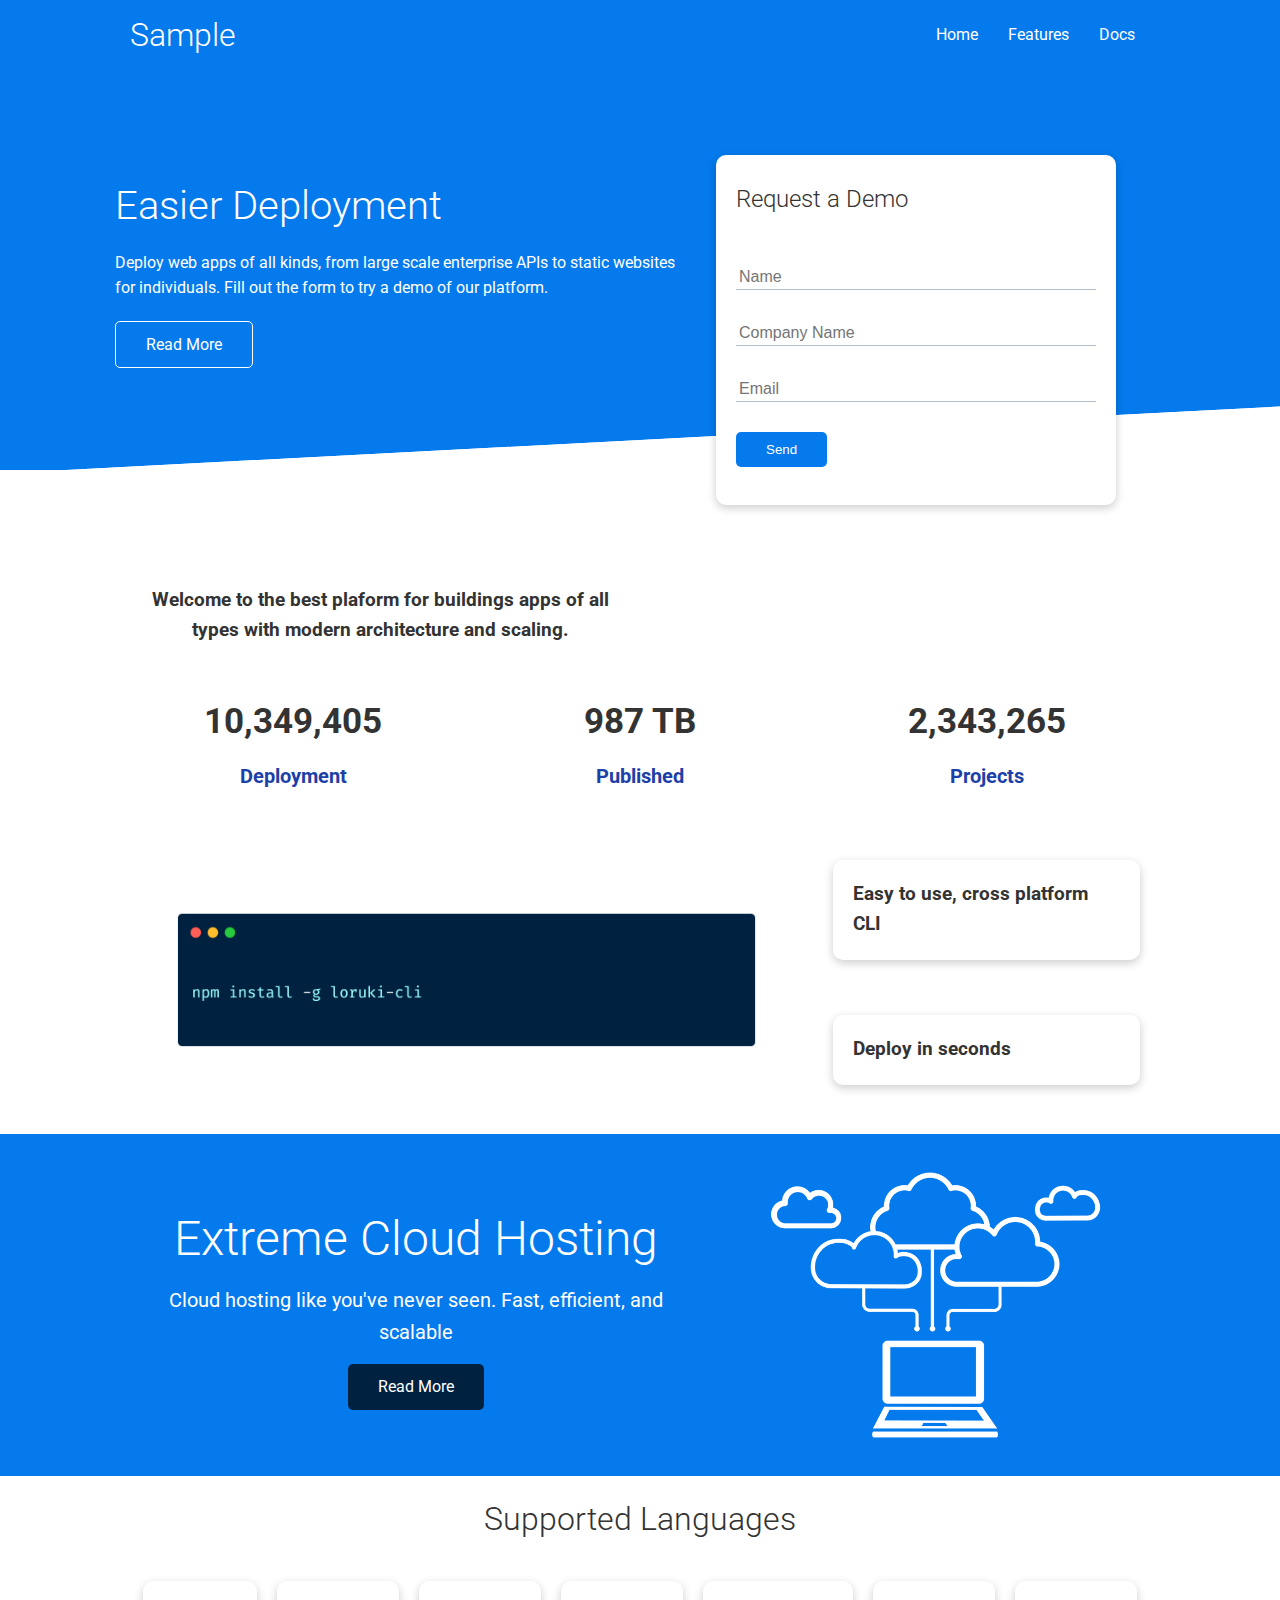
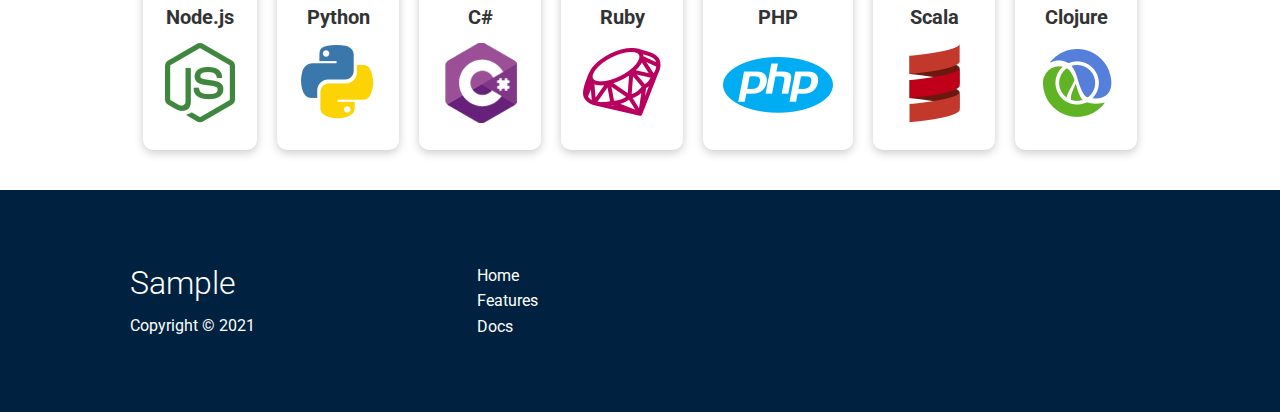
<file: index.html>
<!DOCTYPE html>
<html lang="en">
    <head>
        <meta charset="UTF-8">
        <meta name="viewport" content="width=device-width, initial-scale=1.0">
        <link rel="stylesheet" href="https://cdnjs.cloudflare.com/ajax/libs/font-awesome/5.15.2/css/all.min.css" integrity="sha512-HK5fgLBL+xu6dm/Ii3z4xhlSUyZgTT9tuc/hSrtw6uzJOvgRr2a9jyxxT1ely+B+xFAmJKVSTbpM/CuL7qxO8w==" crossorigin="anonymous" />
        <link rel="stylesheet" href="css/styles.css">
        <link rel="stylesheet" href="css/utilities.css">
        <title>Website Sample</title>
    </head>
    <body>
        <!--Navbar-->
        <div class="navbar">
        <div class="container flex">
            <h1 class="logo">Sample</h1>
            <nav>
                <ul>
                    <li><a href="index.html">Home</a></li>
                    <li><a href="features.html">Features</a></li>
                    <li><a href="docs.html">Docs</a></li>
                </ul>
            </nav>
        </div>
        </div>

        <!--Showcase-->
        <section class="showcase">
            <div class="container grid">
                <div class="showcase-text">
                    <h1>Easier Deployment</h1>
                    <p>Deploy web apps of all kinds, from large scale enterprise APIs to static websites for individuals.  Fill out the form to try a demo of our platform.</p>
                <a href="features.html" class="btn btn-outline">Read More</a>
                </div>
                <div class="showcase-form card">
                    <h2>Request a Demo</h2>
                    <form name="contact" method="POST" netlify-honeypot="bot-field" data-netlify="true">
                        <input type="hidden" name="form-name" value="contact">
                        <p class="hidden">
                            <label>Don’t fill this out if you’re human: <input name="bot-field" /></label>
                          </p>
                        <div class="form-control">
                            <input type="text" name="name" placeholder="Name" required>
                        </div>
                        <div class="form-control">
                            <input type="text" name="company" placeholder="Company Name" required>
                        </div>
                        <div class="form-control">
                            <input type="email" name="email" placeholder="Email" required>
                        </div>
                        <input type="submit" value="Send" class="btn btn-primary">
                    </form>
                </div>
            </div>
        </section>

        <!--Stats-->
        <section class="stats">
            <div class="container">
                <h3 class="stats-heading text-center my-1">
                    Welcome to the best plaform for buildings apps of all types with modern architecture and scaling.
                </h3>
                <div class="grid grid-3 text-center my-4">
                    <div>
                        <i class="fas fa-server fa-3x"></i>
                        <h3>10,349,405</h3>
                        <p class="text-secondary">Deployment</p>
                    </div>
                    <div>
                        <i class="fas fa-upload fa-3x"></i>
                        <h3>987 TB</h3>
                        <p class="text-secondary">Published</p>
                    </div>
                    <div>
                        <i class="fas fa-project-diagram fa-3x"></i>
                        <h3>2,343,265</h3>
                        <p class="text-secondary">Projects</p>
                    </div>
                </div>
            </div>
        </section>

        <!--Cli-->
        <section class="cli">
            <div class="container grid">
                <img src="images/cli.png" alt="">
                <div class="card">
                    <h3>Easy to use, cross platform CLI</h3>
                </div>
                <div class="card">
                    <h3>Deploy in seconds</h3>
                </div>
            </div>
        </section>

        <!--Cloud-->
        <section class="cloud bg-primary my-2 py-2">
            <div class="container grid">
                <div class="text-center">
                    <h2 class="lg">Extreme Cloud Hosting</h2>
                    <p class="lead my-1">Cloud hosting like you've never seen.  Fast, efficient, and scalable</p>
                    <a href="features.html" class="btn btn-dark">Read More</a>
                </div>
                <img src="images/cloud.png" alt="">
            </div>
        </section>

        <!--Languages-->
        <section class="languages">
            <h2 class="md text-center my-2">
                Supported Languages
            </h2>
            <div class="container flex">
                <div class="card">
                    <h4>Node.js</h4>
                    <img src="images/logos/node.png" alt="">
                </div>
                <div class="card">
                    <h4>Python</h4>
                    <img src="images/logos/python.png" alt="">
                </div>    
                <div class="card">
                    <h4>C#</h4>
                    <img src="images/logos/csharp.png" alt="">
                </div>    
                <div class="card">
                    <h4>Ruby</h4>
                    <img src="images/logos/ruby.png" alt="">
                </div>    
                <div class="card">
                    <h4>PHP</h4>
                    <img src="images/logos/php.png" alt="">
                </div>    
                <div class="card">
                    <h4>Scala</h4>
                    <img src="images/logos/scala.png" alt="">
                </div>
                <div class="card">
                    <h4>Clojure</h4>
                    <img src="images/logos/clojure.png" alt="">
                </div>                                                                                                         
            </div>
        </section>

        <!--Footer-->
        <footer class="footer bg-dark py-5">
            <div class="container grid grid-3">
                <div>
                    <h1>Sample</h1>
                    <p>Copyright &copy; 2021</p>
                </div>
                <nav>
                    <ul>
                        <li><a href="index.html">Home</a></li>
                        <li><a href="features.html">Features</a></li>
                        <li><a href="docs.html">Docs</a></li>
                    </ul>
                </nav>
                <div class="social">
                    <a href="#"><i class="fab fa-github fa-2x"></i></a>
                    <a href="#"><i class="fab fa-facebook fa-2x"></i></a>
                    <a href="#"><i class="fab fa-instagram fa-2x"></i></a>
                    <a href="#"><i class="fab fa-twitter fa-2x"></i></a>
                </div>
            </div>
        </footer>
    </body>
</html>
</file>
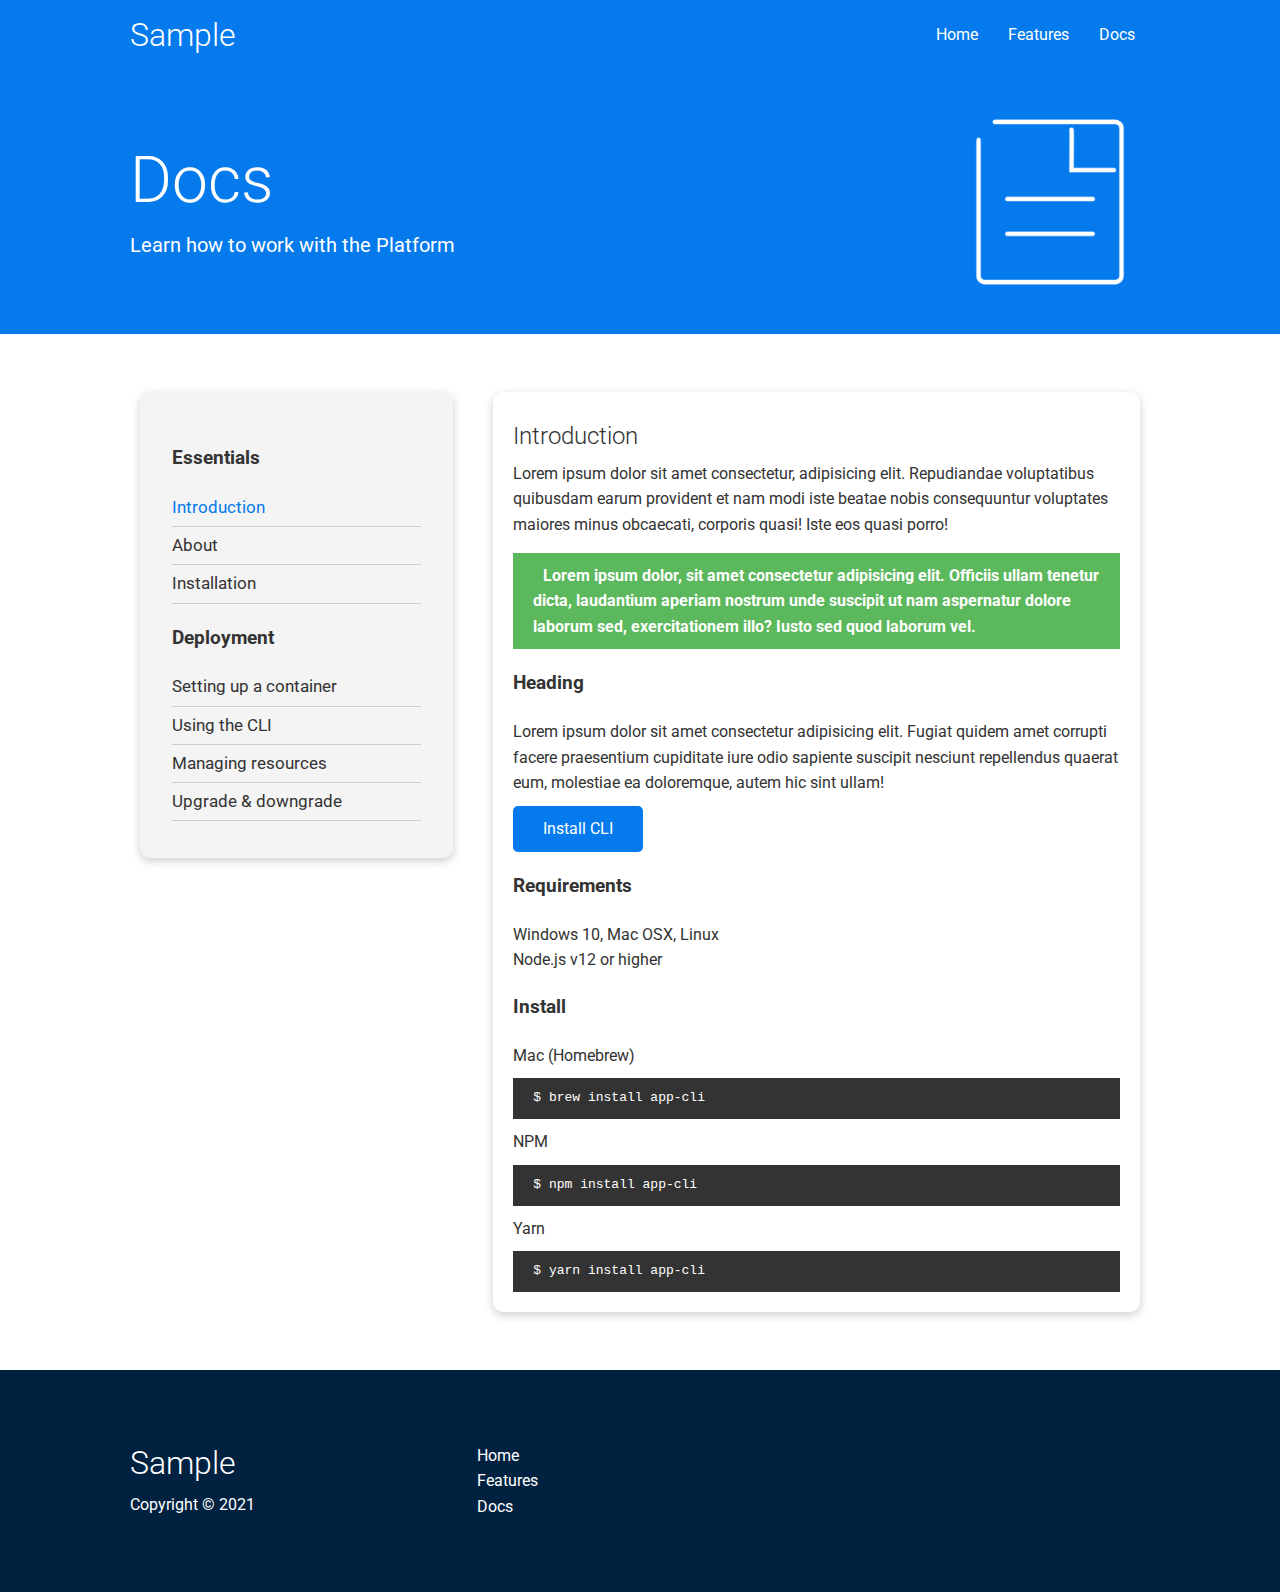
<file: docs.html>
<!DOCTYPE html>
<html lang="en">
    <head>
        <meta charset="UTF-8">
        <meta name="viewport" content="width=device-width, initial-scale=1.0">
        <link rel="stylesheet" href="https://cdnjs.cloudflare.com/ajax/libs/font-awesome/5.15.2/css/all.min.css" integrity="sha512-HK5fgLBL+xu6dm/Ii3z4xhlSUyZgTT9tuc/hSrtw6uzJOvgRr2a9jyxxT1ely+B+xFAmJKVSTbpM/CuL7qxO8w==" crossorigin="anonymous" />
        <link rel="stylesheet" href="css/styles.css">
        <link rel="stylesheet" href="css/utilities.css">
        <title>Website Sample</title>
    </head>
    <body>
        <!--Navbar-->
        <div class="navbar">
        <div class="container flex">
            <h1 class="logo">Sample</h1>
            <nav>
                <ul>
                    <li><a href="index.html">Home</a></li>
                    <li><a href="features.html">Features</a></li>
                    <li><a href="docs.html">Docs</a></li>
                </ul>
            </nav>
        </div>
        </div>

        <!--Head-->
        <section class="docs-head bg-primary py-3">
            <div class="container grid">
                <div>
                    <h1 class="xl">Docs</h1>
                    <p class="lead">
                    Learn how to work with the Platform
                    </p>
                </div>
                <img src="images/docs.png" alt="">
            </div>
        </section>

        <!--Docs-->

        <section class="docs-main my-4">
            <div class="container grid">
                <div class="card bg-light p-3">
                    <h3 class="my-2">Essentials</h3>
                    <nav>
                        <ul>
                            <li><a class="text-primary" href="#">Introduction</a></li>
                            <li><a href="#">About</a></li>
                            <li><a href="#">Installation</a></li>
                        </ul>
                    </nav>
                    <h3 class="my-2">Deployment</h3>
                    <nav>
                        <ul>
                            <li><a href="#">Setting up a container</a></li>
                            <li><a href="#">Using the CLI</a></li>
                            <li><a href="#">Managing resources</a></li>
                            <li><a href="#">Upgrade & downgrade</a></li>
                        </ul>
                    </nav>
                </div>
                <div class="card">
                    
                    <h2>Introduction</h2>
                    <p>Lorem ipsum dolor sit amet consectetur, adipisicing elit. Repudiandae voluptatibus quibusdam earum provident et nam modi iste beatae nobis consequuntur voluptates maiores minus obcaecati, corporis quasi! Iste eos quasi porro!                        
                    </p>
                    <div class="alert alert-success">
                        <i class="fas fa-info"></i>Lorem ipsum dolor, sit amet consectetur adipisicing elit. Officiis ullam tenetur dicta, laudantium aperiam nostrum unde suscipit ut nam aspernatur dolore laborum sed, exercitationem illo? Iusto sed quod laborum vel.
                    </div>
                    
                    <h3>Heading</h3>
                    <p>Lorem ipsum dolor sit amet consectetur adipisicing elit. Fugiat quidem amet corrupti facere praesentium cupiditate iure odio sapiente suscipit nesciunt repellendus quaerat eum, molestiae ea doloremque, autem hic sint ullam!</p>
                    <a href="#" class="btn btn=primary">Install CLI</a>
                
                    <h3>Requirements</h3>
                    <ul>
                        <li>Windows 10, Mac OSX, Linux</li>
                        <li>Node.js v12 or higher</li>
                    </ul>

                    <h3>Install</h3>
                    <p>Mac (Homebrew)</p>
                    <pre><code>$ brew install app-cli</code></pre>
                    <p>NPM</p>
                    <pre><code>$ npm install app-cli</code></pre>
                    <p>Yarn</p>
                    <pre><code>$ yarn install app-cli</code></pre>
                </div>
            </div>
        </section>

        <!--Footer-->
        <footer class="footer bg-dark py-5">
            <div class="container grid grid-3">
                <div>
                    <h1>Sample</h1>
                    <p>Copyright &copy; 2021</p>
                </div>
                <nav>
                    <ul>
                        <li><a href="index.html">Home</a></li>
                        <li><a href="features.html">Features</a></li>
                        <li><a href="docs.html">Docs</a></li>
                    </ul>
                </nav>
                <div class="social">
                    <a href="#"><i class="fab fa-github fa-2x"></i></a>
                    <a href="#"><i class="fab fa-facebook fa-2x"></i></a>
                    <a href="#"><i class="fab fa-instagram fa-2x"></i></a>
                    <a href="#"><i class="fab fa-twitter fa-2x"></i></a>
                </div>
            </div>
        </footer>
    </body>
</html>
</file>
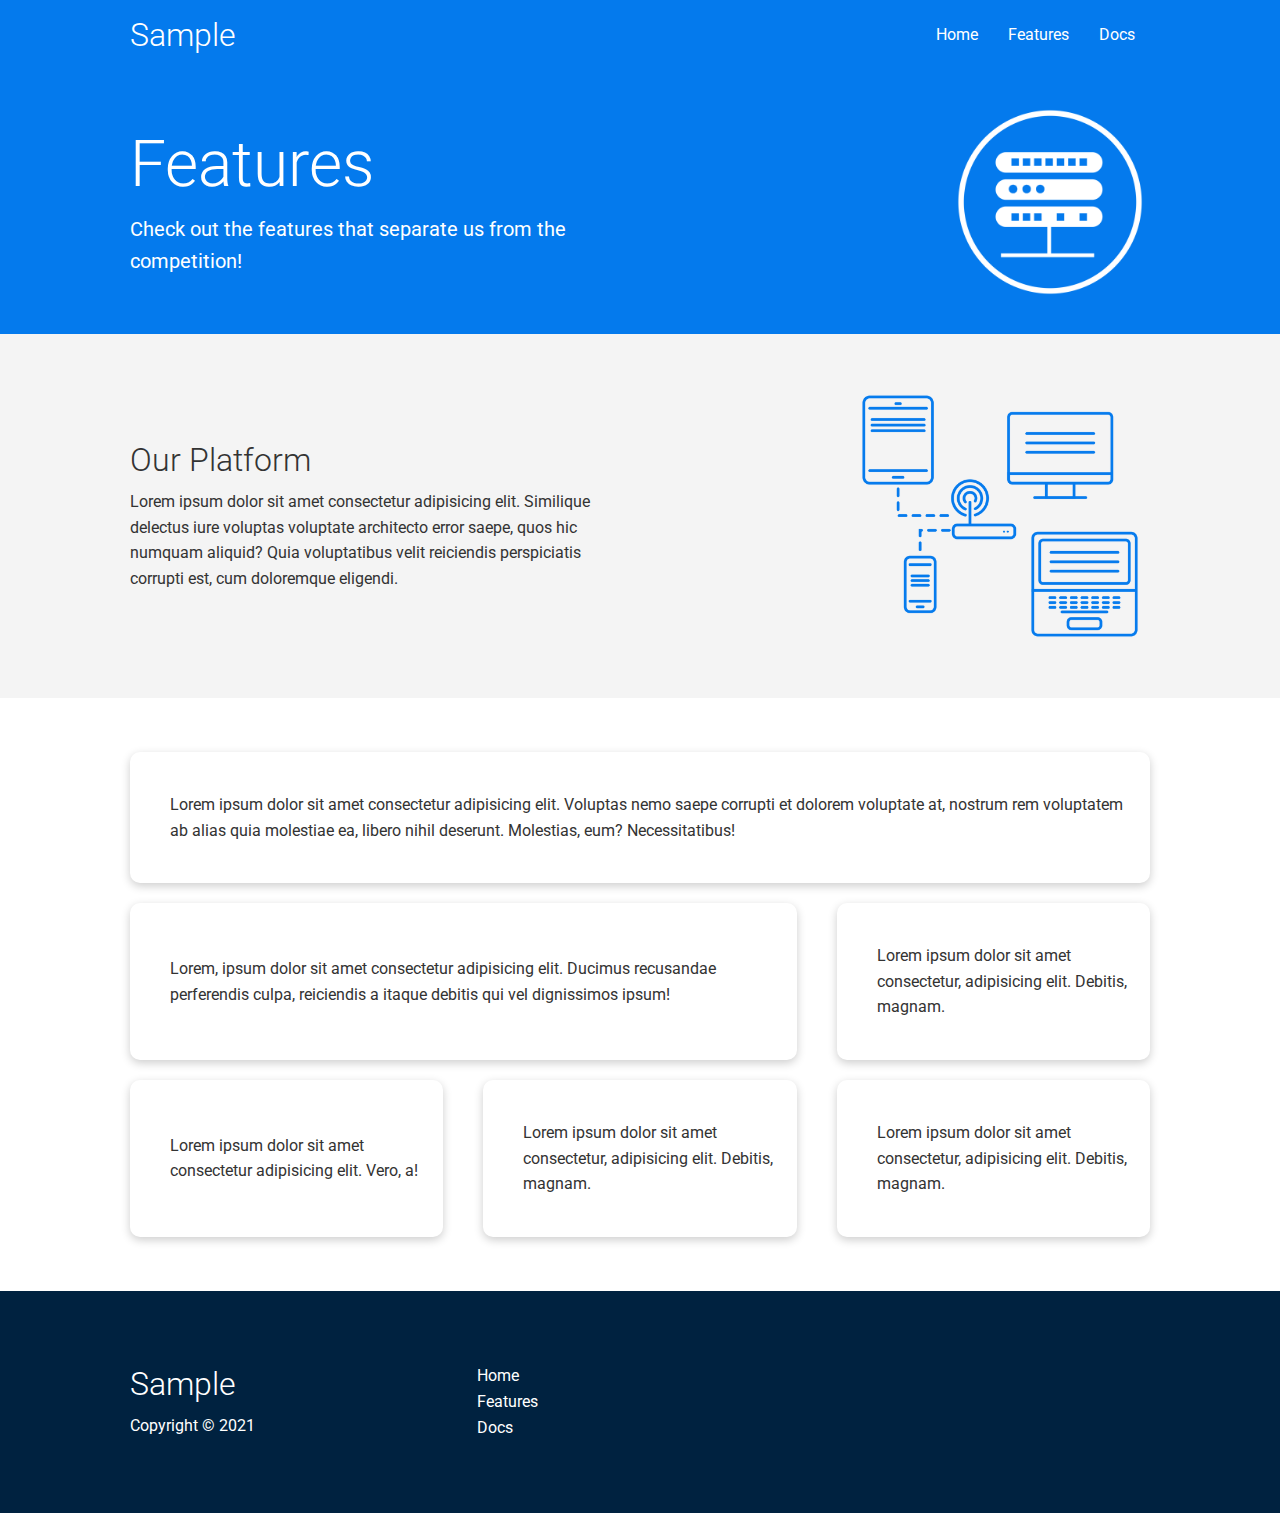
<file: features.html>
<!DOCTYPE html>
<html lang="en">
    <head>
        <meta charset="UTF-8">
        <meta name="viewport" content="width=device-width, initial-scale=1.0">
        <link rel="stylesheet" href="https://cdnjs.cloudflare.com/ajax/libs/font-awesome/5.15.2/css/all.min.css" integrity="sha512-HK5fgLBL+xu6dm/Ii3z4xhlSUyZgTT9tuc/hSrtw6uzJOvgRr2a9jyxxT1ely+B+xFAmJKVSTbpM/CuL7qxO8w==" crossorigin="anonymous" />
        <link rel="stylesheet" href="css/styles.css">
        <link rel="stylesheet" href="css/utilities.css">
        <title>Website Sample</title>
    </head>
    <body>
        <!--Navbar-->
        <div class="navbar">
        <div class="container flex">
            <h1 class="logo">Sample</h1>
            <nav>
                <ul>
                    <li><a href="index.html">Home</a></li>
                    <li><a href="features.html">Features</a></li>
                    <li><a href="docs.html">Docs</a></li>
                </ul>
            </nav>
        </div>
        </div>

        <!--Head-->
        <section class="features-head bg-primary py-3">
            <div class="container grid">
                <div>
                    <h1 class="xl">Features</h1>
                    <p class="lead">
                        Check out the features that separate us from the competition!
                    </p>
                </div>
                <img src="images/server.png" alt="">
            </div>
        </section>

        <!--Sub Head-->
        <section class="features-sub-head bg-light py-3">
            <div class="container grid">
                <div>
                    <h1 class="md">Our Platform</h1>
                    <p>
                        Lorem ipsum dolor sit amet consectetur adipisicing elit. Similique delectus iure voluptas voluptate architecto error saepe, quos hic numquam aliquid? Quia voluptatibus velit reiciendis perspiciatis corrupti est, cum doloremque eligendi.
                    </p>
                </div>
                <img src="images/server2.png" alt="">
            </div>
        </section>

        <section class="features-main my-2">
            <div class="container grid grid-3">
                <div class="card flex">
                    <i class="fas fa-server fa-3x"></i>
                    <p>Lorem ipsum dolor sit amet consectetur adipisicing elit. Voluptas nemo saepe corrupti et dolorem voluptate at, nostrum rem voluptatem ab alias quia molestiae ea, libero nihil deserunt. Molestias, eum? Necessitatibus!</p>
                </div>
                <div class="card flex">
                    <i class="fas fa-network-wired fa-3x"></i>
                    <p>
                        Lorem, ipsum dolor sit amet consectetur adipisicing elit. Ducimus
                        recusandae perferendis culpa, reiciendis a itaque debitis qui vel
                        dignissimos ipsum!
                    </p>
                </div>
                <div class="card flex">
                    <i class="fas fa-laptop-code fa-3x"></i>
                    <p>
                        Lorem ipsum dolor sit amet consectetur, adipisicing elit. Debitis,
                        magnam.
                    </p>
                </div>
                <div class="card flex">
                    <i class="fas fa-database fa-3x"></i>
                    <p>
                        Lorem ipsum dolor sit amet consectetur adipisicing elit. Vero, a!
                    </p>
                </div>
                <div class="card flex">
                    <i class="fas fa-power-off fa-3x"></i>
                    <p>
                        Lorem ipsum dolor sit amet consectetur, adipisicing elit. Debitis,
                        magnam.
                    </p>
                </div>
                <div class="card flex">
                    <i class="fas fa-upload fa-3x"></i>
                    <p>
                        Lorem ipsum dolor sit amet consectetur, adipisicing elit. Debitis,
                        magnam.
                    </p>
                </div>
            </div>
        </section>

        <!--Footer-->
        <footer class="footer bg-dark py-5">
            <div class="container grid grid-3">
                <div>
                    <h1>Sample</h1>
                    <p>Copyright &copy; 2021</p>
                </div>
                <nav>
                    <ul>
                        <li><a href="index.html">Home</a></li>
                        <li><a href="features.html">Features</a></li>
                        <li><a href="docs.html">Docs</a></li>
                    </ul>
                </nav>
                <div class="social">
                    <a href="#"><i class="fab fa-github fa-2x"></i></a>
                    <a href="#"><i class="fab fa-facebook fa-2x"></i></a>
                    <a href="#"><i class="fab fa-instagram fa-2x"></i></a>
                    <a href="#"><i class="fab fa-twitter fa-2x"></i></a>
                </div>
            </div>
        </footer>
    </body>
</html>
</file>
<file: css/styles.css>
@import url("https://fonts.googleapis.com/css2?family=Roboto:wght@300&display=swap");

:root {
  --primary-color: #047aed;
  --secondary-color: #1c3fa8;
  --dark-color: #002240;
  --light-color: #f4f4f4;
  --success-color: #5cb85c;
  --error-color: #d9534f;
}

* {
  box-sizing: border-box;
  padding: 0;
  margin: 0;
}

body {
  font-family: "Roboto", sans-serif;
  color: #333;
  line-height: 1.6;
}

ul {
  list-style-type: none;
}

a {
  text-decoration: none;
  color: #333;
}

h1,
h2 {
  font-weight: 300;
  line-height: 1.2;
  margin: 10px 0;
}

p {
  margin: 10px 0;
}

img {
  width: 100%;
}

code,
pre {
  background: #333;
  color: #fff;
  padding: 10px;
}

.hidden {
  visibility: hidden;
  height: 0;
}

/*Navbar*/
.navbar {
  background-color: var(--primary-color);
  color: #fff;
  height: 70px;
}

.navbar ul {
  display: flex;
}

.navbar a {
  color: #fff;
  padding: 10px;
  margin: 0 5px;
}

.navbar a:hover {
  border-bottom: 2px #fff solid;
}

.navbar .flex {
  justify-content: space-between;
}

/*Showcase*/
.showcase {
  height: 400px;
  background-color: var(--primary-color);
  color: #fff;
  position: relative;
}

.showcase h1 {
  font-size: 40px;
}

.showcase p {
  margin: 20px 0;
}

.showcase .grid {
  overflow: visible;
  grid-template-columns: 55% 45%;
  gap: 30px;
}

.showcase-text {
  animation: slideInFromLeft 1s ease-in;
}

.showcase-form {
  position: relative;
  top: 60px;
  height: 350px;
  width: 400px;
  padding: 40px;
  z-index: 100;
  animation: slideInFromRight 1s ease-in;
}

.showcase-form .form-control {
  margin: 30px 0;
}

.showcase-form input[type="text"],
.showcase-form input[type="email"] {
  border: 0;
  border-bottom: 1px solid #b4becb;
  width: 100%;
  padding: 3px;
  font-size: 16px;
}

.showcase-form input:focus {
  outline: none;
}

.showcase::before,
.showcase::after {
  content: "";
  position: absolute;
  height: 100px;
  bottom: -70px;
  right: 0;
  left: 0;
  background: #fff;
  transform: skewY(-3deg);
  -webkit-transform: skewY(-3deg);
  -moz-transform: skewY(-3deg);
  -ms-transform: skewY(-3deg);
}

/*Stats*/
.stats {
  padding-top: 100px;
  animation: slideInFromBottom 1s ease-in;
}

.stats-heading {
  max-width: 500px;
  margin: auto;
}

.stats .grid h3 {
  font-size: 35px;
}

.stats .grid p {
  font-size: 20px;
  font-weight: bold;
}

/* Cli */
.cli .grid {
  grid-template-columns: repeat(3, 1fr);
  grid-template-rows: repeat(2, 1fr);
}

.cli .grid > *:first-child {
  grid-column: 1 / span 2;
  grid-row: 1 / span 2;
}

/*Cloud*/
.cloud .grid {
  grid-template-columns: 4fr 3fr;
}

/* Languages */

.languages .flex {
  flex-wrap: wrap;
}
.languages .card {
  text-align: center;
  margin: 18px 10px 40px;
  transition: transform 0.2s ease-in;
}

.languages .card h4 {
  font-size: 20px;
  margin-bottom: 10px;
}

.languages .card:hover {
  transform: translateY(-15px);
}

/* Features */
.features-head img,
.docs-head img {
  width: 200px;
  justify-self: flex-end;
}

.features-sub-head img {
  width: 300px;
  justify-self: flex-end;
}

.features-main .card > i {
  margin-right: 20px;
}

.features-main .grid {
  padding: 30px;
}

.features-main .grid > *:first-child {
  grid-column: 1 / span 3;
}

.features-main .grid > *:nth-child(2) {
  grid-column: 1 / span 2;
}

/* Docs */
.docs-main h3 {
  margin: 20px 0;
}

.docs-main .grid {
  grid-template-columns: 1fr 2fr;
  align-items: flex-start;
}

.docs-main nav li {
  font-size: 17px;
  padding-bottom: 5px;
  margin-bottom: 5px;
  border-bottom: 1px #ccc solid;
}

.docs-main a:hover {
  font-weight: bold;
}

/* Footer */
.footer .social a {
  margin: 0 10px;
}

/* Animations */
@keyframes slideInFromLeft {
  0% {
    transform: translateX(-100%);
  }

  100% {
    transform: translateX(0);
  }
}

@keyframes slideInFromRight {
  0% {
    transform: translateX(100%);
  }

  100% {
    transform: translateX(0);
  }
}

@keyframes slideInFromTop {
  0% {
    transform: translateY(-100%);
  }

  100% {
    transform: translateX(0);
  }
}

@keyframes slideInFromBottom {
  0% {
    transform: translateY(100%);
  }

  100% {
    transform: translateX(0);
  }
}

/* Tablets and under */
@media (max-width: 786px) {
  .grid,
  .showcase .grid,
  .stats .grid,
  .cli .grid,
  .cloud .grid,
  .features-main .grid,
  .docs-main .grid {
    grid-template-columns: 1fr;
    grid-template-rows: 1fr;
  }

  .showcase {
    height: auto;
  }

  .showcase-text {
    text-align: center;
    margin-top: 40px;
    animation: slideInFromTop 1s ease-in;
  }

  .showcase-form {
    justify-self: center;
    margin: auto;
    animation: slideInFromBottom 1s ease-in;
  }

  .cli .grid > *:first-child {
    grid-column: 1;
    grid-row: 1;
  }

  .features-head,
  .features-sub-head,
  .docs-head {
    text-align: center;
  }

  .features-head img,
  .features-sub-head img,
  .docs-head img {
    justify-self: center;
  }

  .features-main .grid > *:first-child,
  .features-main .grid > *:nth-child(2) {
    grid-column: 1;
  }
}

/* Mobile */
@media (max-width: 500px) {
  .navbar {
    height: 110px;
  }
  .navbar .flex {
    flex-direction: column;
  }
  .navbar ul {
    padding: 10px;
    background-color: rgba(0, 0, 0, 0.1);
  }
}
</file>
<file: css/utilities.css>
.container {
  max-width: 1100px;
  margin: 0 auto;
  overflow: auto;
  padding: 0 40px;
}

.card {
  background-color: #fff;
  color: #333;
  border-radius: 10px;
  box-shadow: 0 3px 10px rgba(0, 0, 0, 0.2);
  padding: 20px;
  margin: 10px;
}

.btn {
  display: inline-block;
  padding: 10px 30px;
  cursor: pointer;
  background: var(--primary-color);
  color: #fff;
  border: none;
  border-radius: 5px;
}

.btn-outline {
  background-color: transparent;
  border: 1px #fff solid;
}

.btn:hover {
  transform: scale(0.98);
}

/* Backgrounds & colored buttons */
.bg-primary,
.btn-primary {
  background-color: var(--primary-color);
  color: #fff;
}

.bg-secondary,
.btn-secondary {
  background-color: var(--secondary-color);
  color: #fff;
}

.bg-dark,
.btn-dark {
  background-color: var(--dark-color);
  color: #fff;
}

.bg-light,
.btn-light {
  background-color: var(--light-color);
  color: #333;
}

.bg-secondary a,
.btn-secondary a,
.bg-secondary a,
.btn-secondary a,
.bg-dark a,
.btn-dark a {
  color: #fff;
}

/* Text colors */
.text-primary {
  color: var(--primary-color);
}

.text-secondary {
  color: var(--secondary-color);
}

.text-dark {
  color: var(--dark-color);
}

.text-light {
  color: var(--light-color);
}

/* Text sizes */
.lead {
  font-size: 20px;
}

.sm {
  font-size: 1rem;
}

.md {
  font-size: 2rem;
}

.lg {
  font-size: 3rem;
}

.xl {
  font-size: 4rem;
}

.text-center {
  text-align: center;
}

/* Alert */
.alert {
  background-color: var(--light-color);
  padding: 10px 20px;
  font-weight: bold;
  margin: 15px 0;
}

.alert i {
  margin-right: 10px;
}

.alert-success {
  background-color: var(--success-color);
  color: #fff;
}

.alert-error {
  background-color: var(--success-error);
  color: #fff;
}

.flex {
  display: flex;
  justify-content: center;
  align-items: center;
  height: 100%;
}

.grid {
  display: grid;
  grid-template-columns: repeat(2, 1fr);
  gap: 20px;
  justify-content: center;
  align-items: center;
  height: 100%;
}

.grid-3 {
  grid-template-columns: repeat(3, 1fr);
}

/*Margin*/
.my-1 {
  margin: 1rem 0;
}

.my-2 {
  margin: 1.5rem 0;
}

.my-3 {
  margin: 2rem 0;
}

.my-4 {
  margin: 3rem 0;
}

.my-5 {
  margin: 4rem 0;
}

.m-1 {
  margin: 1rem;
}

.m-2 {
  margin: 1.5rem;
}

.m-3 {
  margin: 2rem;
}

.m-4 {
  margin: 3rem;
}

.m-5 {
  margin: 4rem;
}

/*Padding*/
.py-1 {
  padding: 1rem 0;
}

.py-2 {
  padding: 1.5rem 0;
}

.py-3 {
  padding: 2rem 0;
}

.py-4 {
  padding: 3rem 0;
}

.py-5 {
  padding: 4rem 0;
}

.p-1 {
  padding: 1rem;
}

.p-2 {
  padding: 1.5rem;
}

.p-3 {
  padding: 2rem;
}

.p-4 {
  padding: 3rem;
}

.p-5 {
  padding: 4rem;
}
</file>
